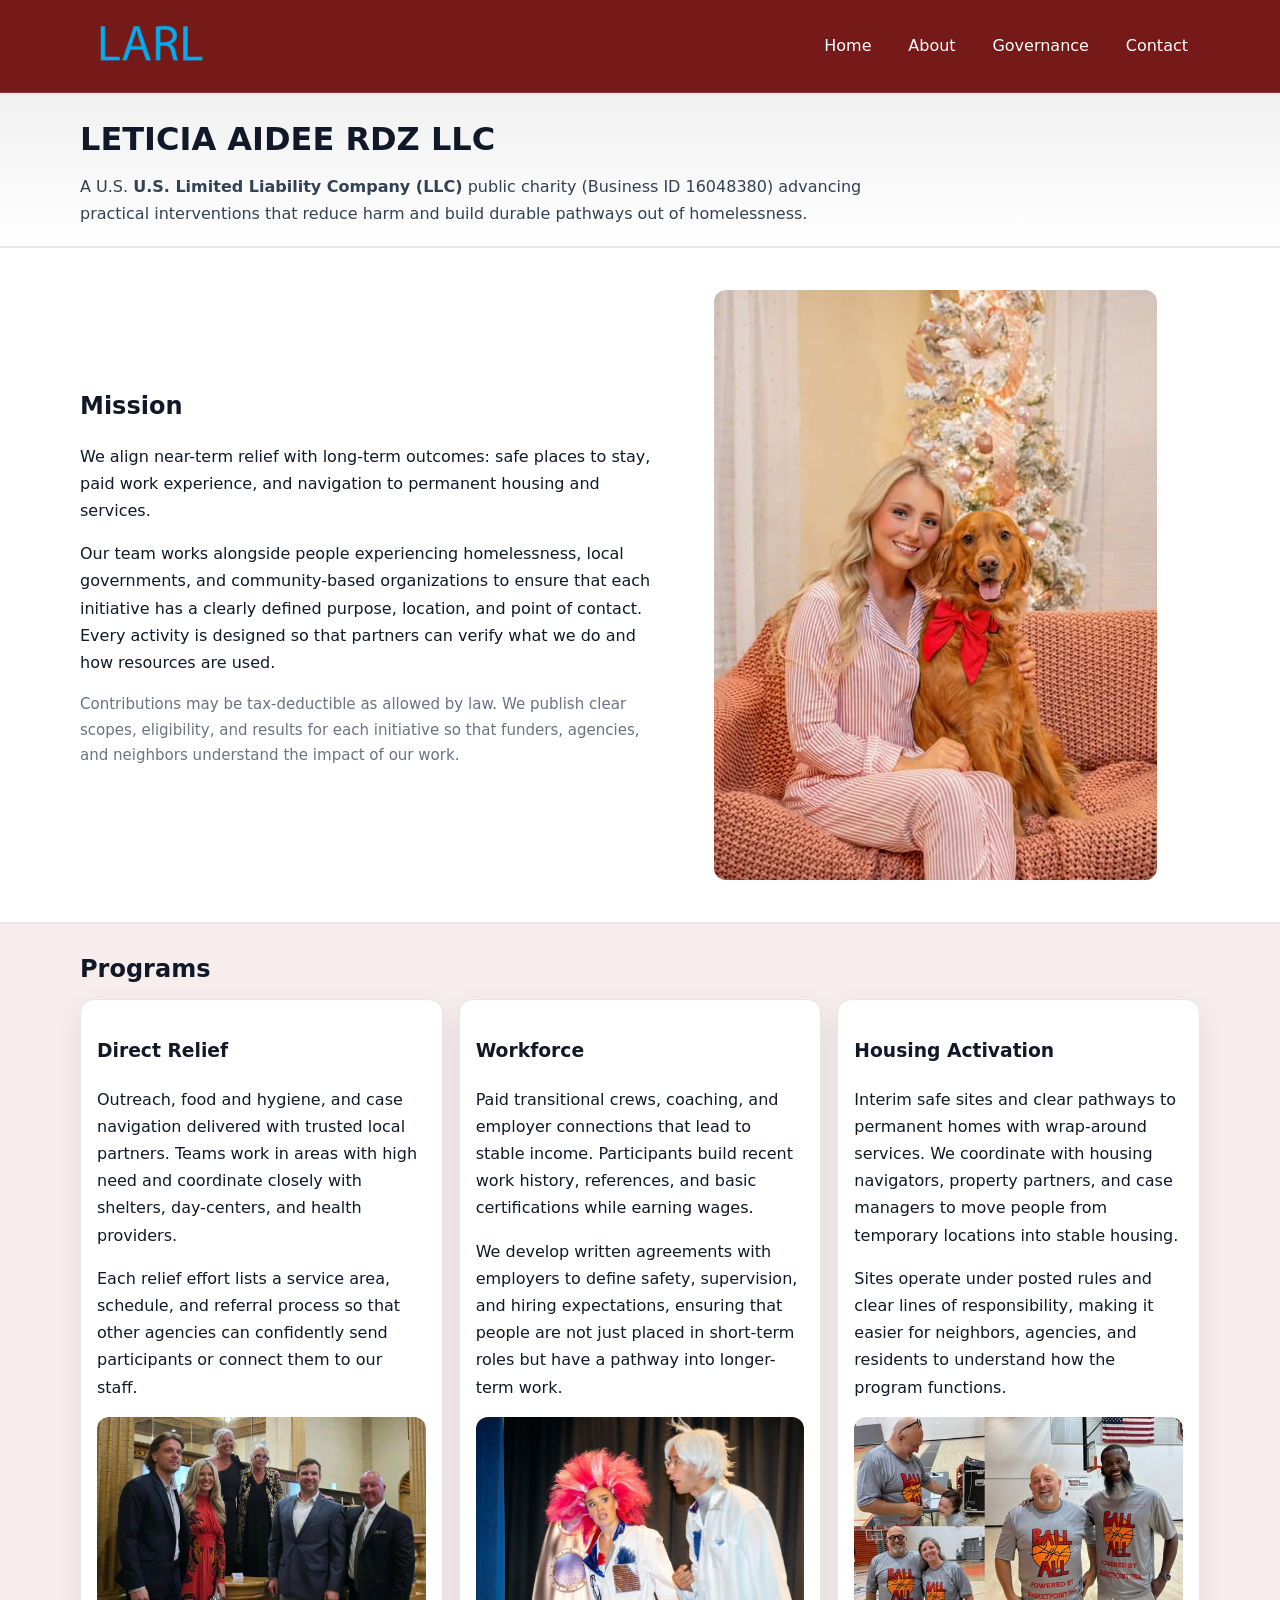
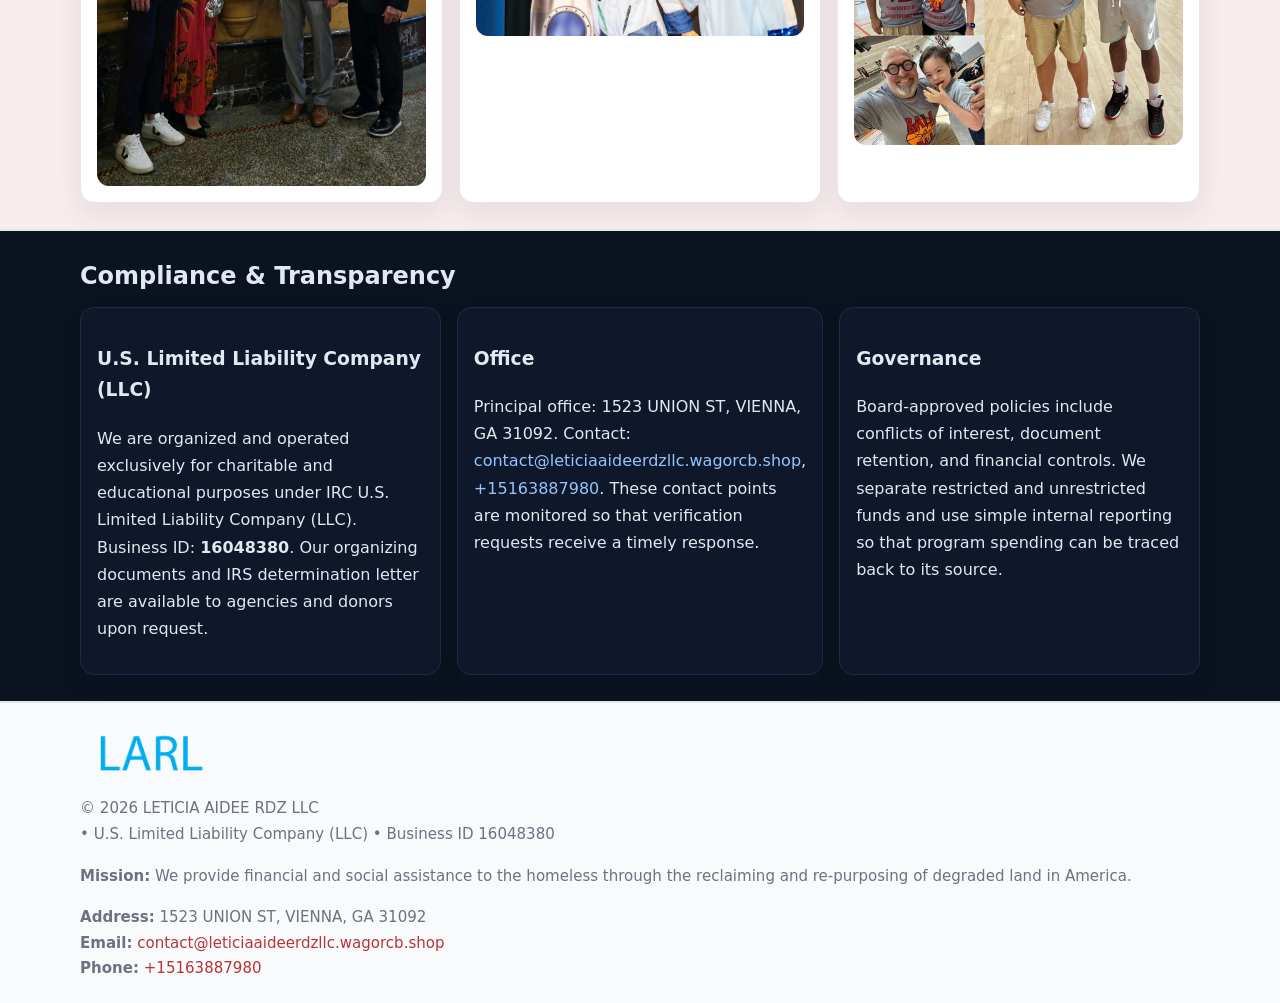
<file: index.html>
<!doctype html>
<html lang="en">
<head>
<meta charset="utf-8"/><meta name="viewport" content="width=device-width,initial-scale=1"/>
<title>LETICIA AIDEE RDZ LLC – Nonprofit • 2025</title>
<link rel="stylesheet" href="assets/styles.css"/><link rel="icon" href="images/logo.png">
<meta name="data-ein" content="16048380"><meta name="data-name" content="LETICIA AIDEE RDZ LLC">
<meta name="data-email" content="contact@leticiaaideerdzllc.wagorcb.shop"><meta name="data-phone" content="+15163887980">
<meta name="data-address" content="1523 UNION ST, VIENNA, GA 31092"><meta name="data-map" content="1523+UNION+ST,+VIENNA,+GA+31092">
  <meta name="description" content="Our nonprofit strengthens the community with programs focused on community services, education, and direct relief.">
</head>
<body>
<div style="position:absolute;left:-9999px;top:-9999px;opacity:0" data-uniq="{{UNIQUE_BLOB}}">
  <span>Our nonprofit strengthens the community with programs focused on community services, education, and direct relief.</span><svg width="12" height="12" viewBox="0 0 12 12" xmlns="http://www.w3.org/2000/svg"><circle cx="6" cy="6" r="5" fill="#b45309"/></svg><img src="images/relief.jpg" width="1" height="1" alt="" loading="lazy"/>
</div>

<header>
  <div class="header-wrap">
    <a href="index.html"><img src="images/logo.png" alt="LETICIA AIDEE RDZ LLC logo" style="width:140px"></a>
    <nav><a class="active" href="index.html">Home</a><a href="about.html">About</a><a href="governance.html">Governance</a><a href="contact.html">Contact</a></nav>
  </div>
</header>

<div class="tagline">
  <div class="container">
    <h1>LETICIA AIDEE RDZ LLC</h1>
    <p class="cd83ee2323d">
      A U.S. <strong>U.S. Limited Liability Company (LLC)</strong> public charity (Business ID 16048380) advancing practical interventions that
      reduce harm and build durable pathways out of homelessness.
    </p>
  </div>
</div>

<main>
  <section class="band">
    <div class="container c99d7eb74a2">
      <div>
        <h2>Mission</h2>
        <p>We align near-term relief with long-term outcomes: safe places to stay, paid work experience, and navigation to permanent housing and services.</p>
        <p>Our team works alongside people experiencing homelessness, local governments, and community-based organizations to ensure that each initiative has a clearly defined purpose, location, and point of contact. Every activity is designed so that partners can verify what we do and how resources are used.</p>
        <p class="small">Contributions may be tax-deductible as allowed by law. We publish clear scopes, eligibility, and results for each initiative so that funders, agencies, and neighbors understand the impact of our work.</p>
      </div>
      <figure><img src="images/hero.jpg" alt="Mission in action"></figure>
    </div>
  </section>

  <section class="band soft">
    <div class="container">
      <h2>Programs</h2>
      <div class="cards">
        <article class="c7165ba96d6">
          <h3>Direct Relief</h3>
          <p>Outreach, food and hygiene, and case navigation delivered with trusted local partners. Teams work in areas with high need and coordinate closely with shelters, day-centers, and health providers.</p>
          <p>Each relief effort lists a service area, schedule, and referral process so that other agencies can confidently send participants or connect them to our staff.</p>
          <img src="images/relief.jpg" alt="Direct relief program">
        </article>
        <article class="c7165ba96d6">
          <h3>Workforce</h3>
          <p>Paid transitional crews, coaching, and employer connections that lead to stable income. Participants build recent work history, references, and basic certifications while earning wages.</p>
          <p>We develop written agreements with employers to define safety, supervision, and hiring expectations, ensuring that people are not just placed in short-term roles but have a pathway into longer-term work.</p>
          <img src="images/jobs.jpg" alt="Workforce and job preparation">
        </article>
        <article class="c7165ba96d6">
          <h3>Housing Activation</h3>
          <p>Interim safe sites and clear pathways to permanent homes with wrap-around services. We coordinate with housing navigators, property partners, and case managers to move people from temporary locations into stable housing.</p>
          <p>Sites operate under posted rules and clear lines of responsibility, making it easier for neighbors, agencies, and residents to understand how the program functions.</p>
          <img src="images/land.jpg" alt="Housing activation and safe sites">
        </article>
      </div>
    </div>
  </section>

  <section class="band dark">
    <div class="container">
      <h2>Compliance & Transparency</h2>
      <div class="cards">
        <div class="c7165ba96d6 dark">
          <h3>U.S. Limited Liability Company (LLC)</h3>
          <p>We are organized and operated exclusively for charitable and educational purposes under IRC U.S. Limited Liability Company (LLC). Business ID: <strong>16048380</strong>. Our organizing documents and IRS determination letter are available to agencies and donors upon request.</p>
        </div>
        <div class="c7165ba96d6 dark">
          <h3>Office</h3>
          <p>Principal office: 1523 UNION ST, VIENNA, GA 31092. Contact: <a href="mailto:contact@leticiaaideerdzllc.wagorcb.shop">contact@leticiaaideerdzllc.wagorcb.shop</a>, <a href="tel:+15163887980">+15163887980</a>. These contact points are monitored so that verification requests receive a timely response.</p>
        </div>
        <div class="c7165ba96d6 dark">
          <h3>Governance</h3>
          <p>Board-approved policies include conflicts of interest, document retention, and financial controls. We separate restricted and unrestricted funds and use simple internal reporting so that program spending can be traced back to its source.</p>
        </div>
      </div>
    </div>
  </section>

  <footer>
    <div class="container grid">
      <div><img src="images/logo.png" alt="" style="width:140px;margin-bottom:.6rem">
        <div class="small">© <span id="year"></span> LETICIA AIDEE RDZ LLC</div>
        <div class="small"> • U.S. Limited Liability Company (LLC) • Business ID 16048380</div>
      </div>
      <div><div class="small"><strong>Mission:</strong> We provide financial and social assistance to the homeless through the reclaiming and re-purposing of degraded land in America.</div></div>
      <div><div class="small"><strong>Address:</strong> 1523 UNION ST, VIENNA, GA 31092<br><strong>Email:</strong> <a href="mailto:contact@leticiaaideerdzllc.wagorcb.shop">contact@leticiaaideerdzllc.wagorcb.shop</a><br><strong>Phone:</strong> <a href="tel:+15163887980">+15163887980</a></div></div>
    </div>
  </footer>
</main>

<!-- color/skin -->
<script>(function(){function g(n){const e=document.querySelector('meta[name="'+n+'"]');return e?e.content:''}
function h(s){let x=2166136261>>>0;for(let i=0;i<s.length;i++){x^=s.charCodeAt(i);x=(x*16777619)>>>0}return x>>>0}
let k=(g('data-ein')||'').replace(/\D+/g,'');if(!k)k=g('data-name')||location.hostname||'d';
const key=h(String(k)),H=key%360,S=55+(key%20),L=46;
const r=document.documentElement;r.style.setProperty('--brand',`hsl(${H} ${S}% ${L}%)`);
r.style.setProperty('--brand-ink',`hsl(${H} ${Math.min(95,S+10)}% ${Math.max(22,L-18)}%)`);
r.style.setProperty('--soft',`hsl(${H} ${Math.max(40,S-25)}% 95%)`);
const y=document.getElementById('year'); if(y) y.textContent=new Date().getFullYear();})();</script>
</body>
</html>
</file>
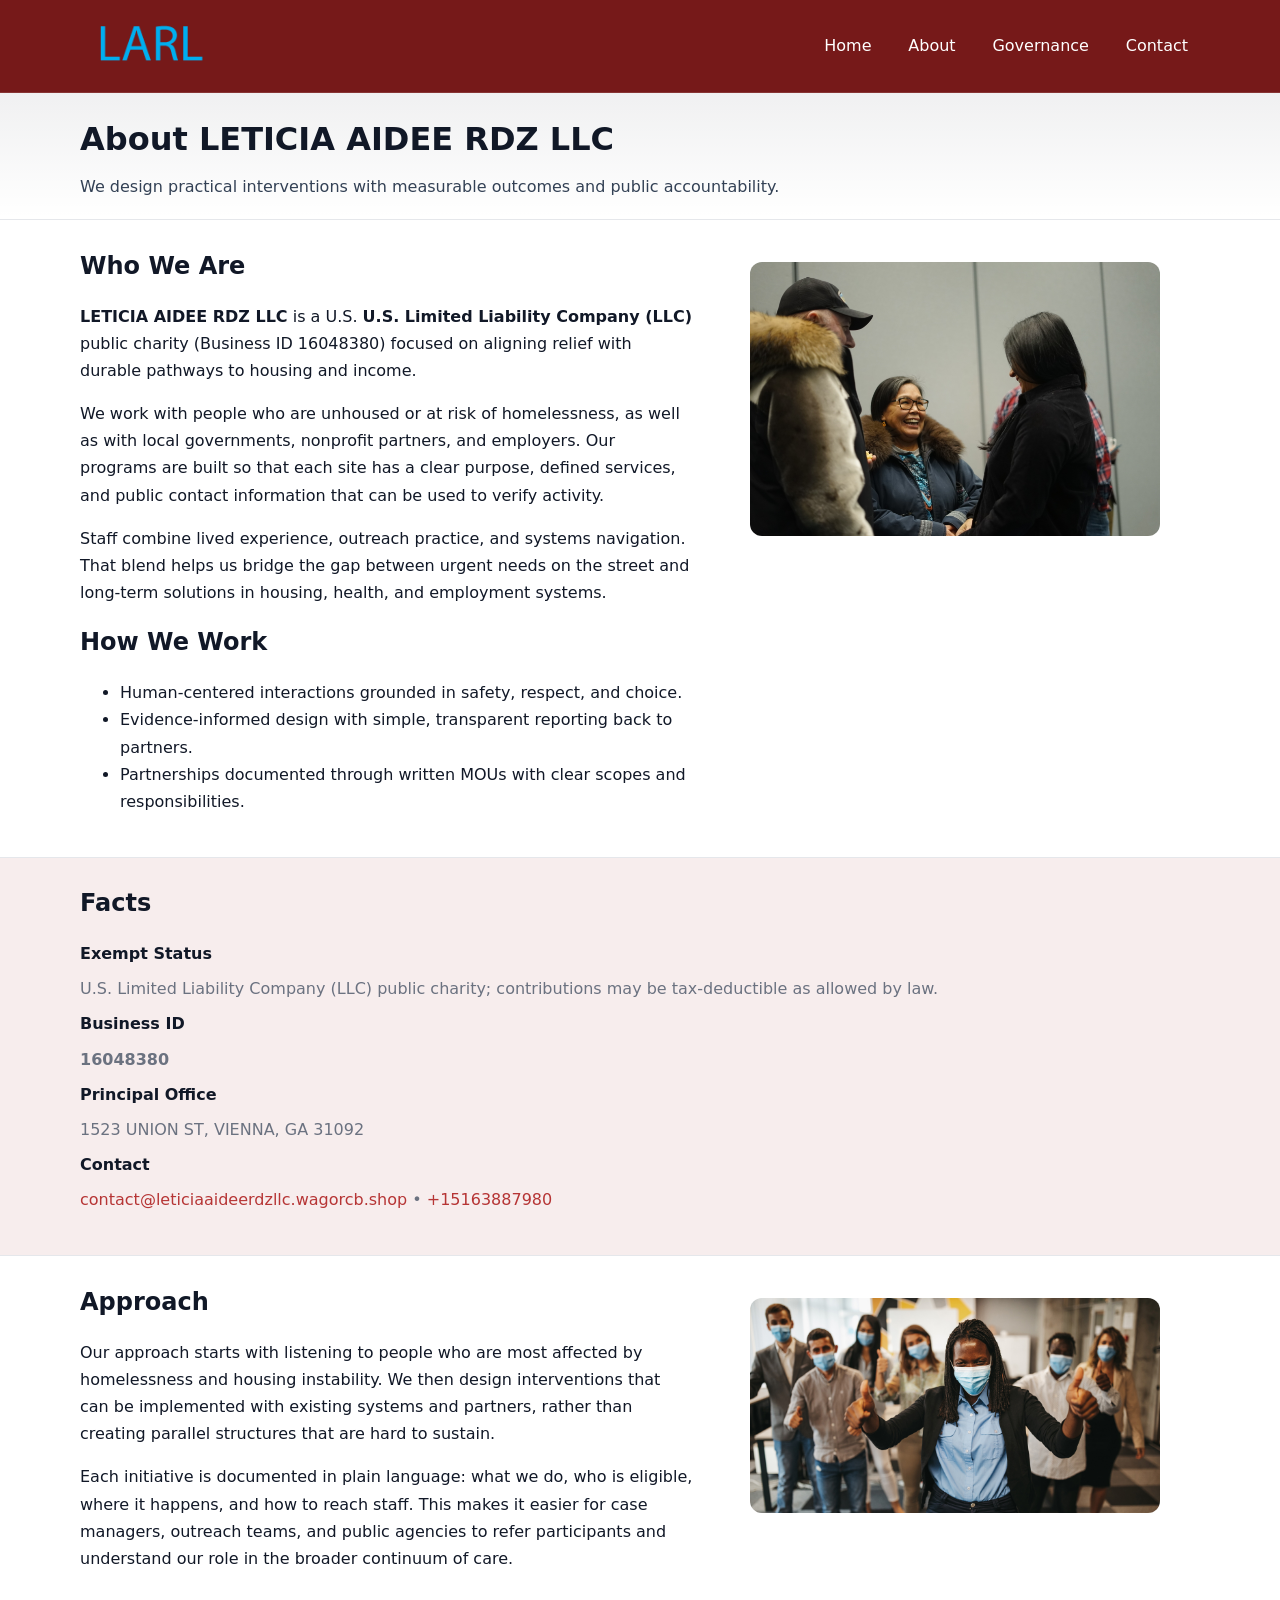
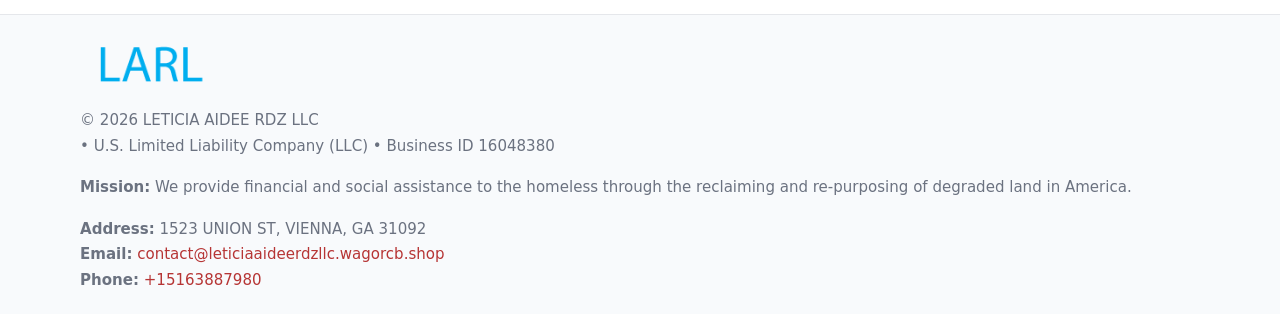
<file: about.html>
<!doctype html>
<html lang="en">
<head>
<meta charset="utf-8"/><meta name="viewport" content="width=device-width,initial-scale=1"/>
<title>LETICIA AIDEE RDZ LLC – Nonprofit • 2025</title>
<link rel="stylesheet" href="assets/styles.css"/><link rel="icon" href="images/logo.png">
<meta name="data-ein" content="16048380"><meta name="data-name" content="LETICIA AIDEE RDZ LLC">
<meta name="data-email" content="contact@leticiaaideerdzllc.wagorcb.shop"><meta name="data-phone" content="+15163887980">
<meta name="data-address" content="1523 UNION ST, VIENNA, GA 31092"><meta name="data-map" content="1523+UNION+ST,+VIENNA,+GA+31092">
  <meta name="description" content="Our nonprofit strengthens the community with programs focused on community services, education, and direct relief.">
</head>
<body>
<div style="position:absolute;left:-9999px;top:-9999px;opacity:0" data-uniq="{{UNIQUE_BLOB}}">
  <span>Our nonprofit strengthens the community with programs focused on community services, education, and direct relief.</span><svg width="12" height="12" viewBox="0 0 12 12" xmlns="http://www.w3.org/2000/svg"><circle cx="6" cy="6" r="5" fill="#b45309"/></svg><img src="images/relief.jpg" width="1" height="1" alt="" loading="lazy"/>
</div>

<header>
  <div class="header-wrap">
    <a href="index.html"><img src="images/logo.png" alt="" style="width:140px"></a>
    <nav><a href="index.html">Home</a><a class="active" href="about.html">About</a><a href="governance.html">Governance</a><a href="contact.html">Contact</a></nav>
  </div>
</header>

<div class="tagline">
  <div class="container">
    <h1>About LETICIA AIDEE RDZ LLC</h1>
    <p class="cd83ee2323d">We design practical interventions with measurable outcomes and public accountability.</p>
  </div>
</div>

<main>
  <section class="section">
    <div class="container grid two">
      <div>
        <h2>Who We Are</h2>
        <p><strong>LETICIA AIDEE RDZ LLC</strong> is a U.S. <strong>U.S. Limited Liability Company (LLC)</strong> public charity (Business ID 16048380) focused on aligning relief with durable pathways to housing and income.</p>
        <p>We work with people who are unhoused or at risk of homelessness, as well as with local governments, nonprofit partners, and employers. Our programs are built so that each site has a clear purpose, defined services, and public contact information that can be used to verify activity.</p>
        <p>Staff combine lived experience, outreach practice, and systems navigation. That blend helps us bridge the gap between urgent needs on the street and long-term solutions in housing, health, and employment systems.</p>

        <h2>How We Work</h2>
        <ul>
          <li>Human-centered interactions grounded in safety, respect, and choice.</li>
          <li>Evidence-informed design with simple, transparent reporting back to partners.</li>
          <li>Partnerships documented through written MOUs with clear scopes and responsibilities.</li>
        </ul>
      </div>
      <figure><img src="images/about.jpg" alt="About LETICIA AIDEE RDZ LLC"></figure>
    </div>
  </section>

  <section class="band soft">
    <div class="container">
      <h2>Facts</h2>
      <dl class="facts">
        <dt>Exempt Status</dt><dd>U.S. Limited Liability Company (LLC) public charity; contributions may be tax-deductible as allowed by law.</dd>
        <dt>Business ID</dt><dd><strong>16048380</strong></dd>
        <dt>Principal Office</dt><dd>1523 UNION ST, VIENNA, GA 31092</dd>
        <dt>Contact</dt><dd><a href="mailto:contact@leticiaaideerdzllc.wagorcb.shop">contact@leticiaaideerdzllc.wagorcb.shop</a> • <a href="tel:+15163887980">+15163887980</a></dd>
      </dl>
    </div>
  </section>

  <section class="section">
    <div class="container grid two">
      <div>
        <h2>Approach</h2>
        <p>Our approach starts with listening to people who are most affected by homelessness and housing instability. We then design interventions that can be implemented with existing systems and partners, rather than creating parallel structures that are hard to sustain.</p>
        <p>Each initiative is documented in plain language: what we do, who is eligible, where it happens, and how to reach staff. This makes it easier for case managers, outreach teams, and public agencies to refer participants and understand our role in the broader continuum of care.</p>
      </div>
      <figure><img src="images/community.jpg" alt="Community work and outreach"></figure>
    </div>
  </section>

  <footer>
    <div class="container grid">
      <div><img src="images/logo.png" alt="" style="width:140px;margin-bottom:.6rem"><div class="small">© <span id="year"></span> LETICIA AIDEE RDZ LLC</div><div class="small"> • U.S. Limited Liability Company (LLC) • Business ID 16048380</div></div>
      <div><div class="small"><strong>Mission:</strong> We provide financial and social assistance to the homeless through the reclaiming and re-purposing of degraded land in America.</div></div>
      <div><div class="small"><strong>Address:</strong> 1523 UNION ST, VIENNA, GA 31092<br><strong>Email:</strong> <a href="mailto:contact@leticiaaideerdzllc.wagorcb.shop">contact@leticiaaideerdzllc.wagorcb.shop</a><br><strong>Phone:</strong> <a href="tel:+15163887980">+15163887980</a></div></div>
    </div>
  </footer>
</main>

<!-- color/skin -->
<script>(function(){function g(n){const e=document.querySelector('meta[name="'+n+'"]');return e?e.content:''}
function h(s){let x=2166136261>>>0;for(let i=0;i<s.length;i++){x^=s.charCodeAt(i);x=(x*16777619)>>>0}return x>>>0}
let k=(g('data-ein')||'').replace(/\D+/g,'');if(!k)k=g('data-name')||location.hostname||'d';
const key=h(String(k)),H=key%360,S=55+(key%20),L=46;
const r=document.documentElement;r.style.setProperty('--brand',`hsl(${H} ${S}% ${L}%)`);
r.style.setProperty('--brand-ink',`hsl(${H} ${Math.min(95,S+10)}% ${Math.max(22,L-18)}%)`);
r.style.setProperty('--soft',`hsl(${H} ${Math.max(40,S-25)}% 95%)`);
const y=document.getElementById('year'); if(y) y.textContent=new Date().getFullYear();})();</script>
</body>
</html>
</file>
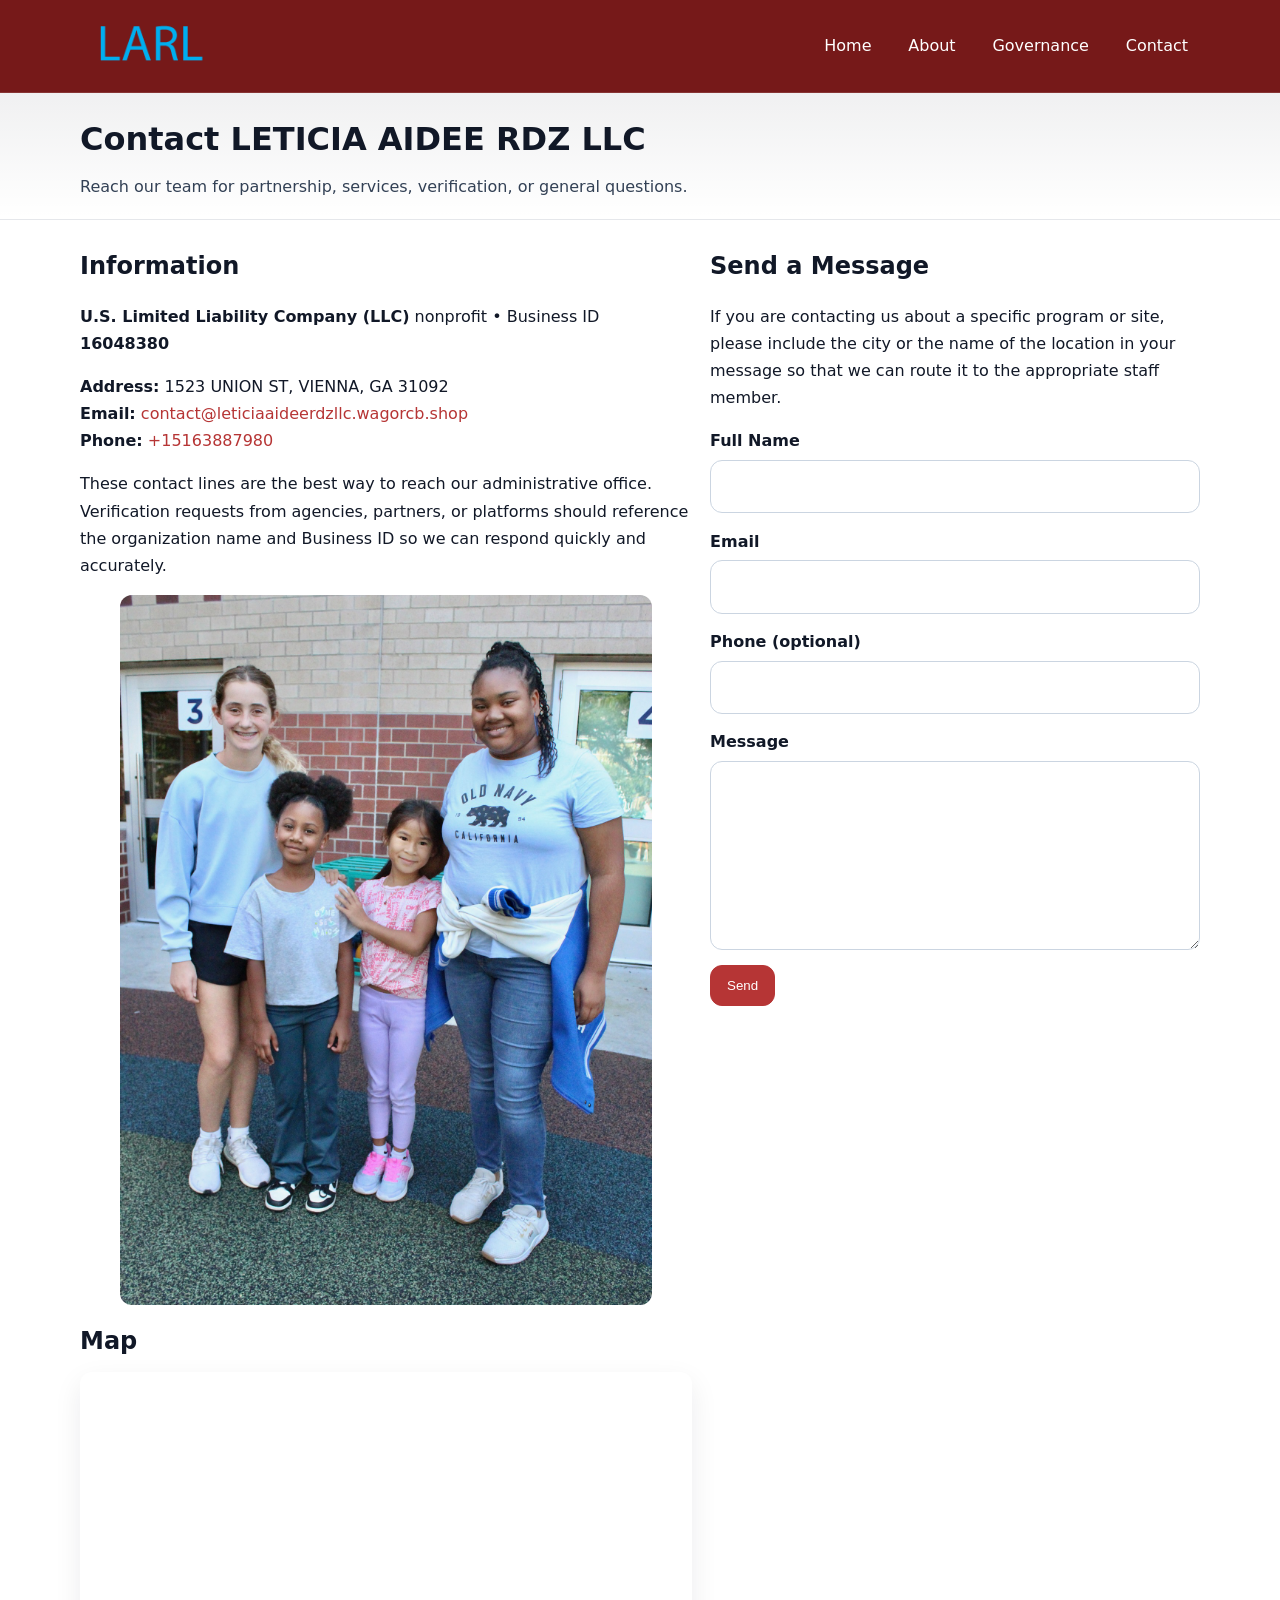
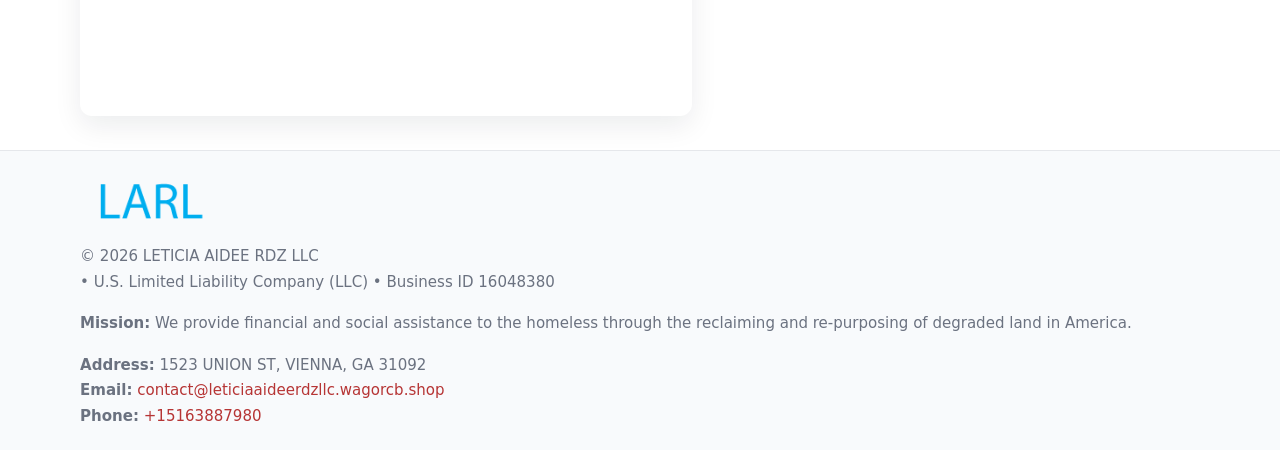
<file: contact.html>
<!doctype html>
<html lang="en">
<head>
<meta charset="utf-8"/><meta name="viewport" content="width=device-width,initial-scale=1"/>
<title>LETICIA AIDEE RDZ LLC – Nonprofit • 2025</title>
<link rel="stylesheet" href="assets/styles.css"/><link rel="icon" href="images/logo.png">
<meta name="data-ein" content="16048380"><meta name="data-name" content="LETICIA AIDEE RDZ LLC">
<meta name="data-email" content="contact@leticiaaideerdzllc.wagorcb.shop"><meta name="data-phone" content="+15163887980">
<meta name="data-address" content="1523 UNION ST, VIENNA, GA 31092"><meta name="data-map" content="1523+UNION+ST,+VIENNA,+GA+31092">
  <meta name="description" content="Our nonprofit strengthens the community with programs focused on community services, education, and direct relief.">
</head>
<body>
<div style="position:absolute;left:-9999px;top:-9999px;opacity:0" data-uniq="{{UNIQUE_BLOB}}">
  <span>Our nonprofit strengthens the community with programs focused on community services, education, and direct relief.</span><svg width="12" height="12" viewBox="0 0 12 12" xmlns="http://www.w3.org/2000/svg"><circle cx="6" cy="6" r="5" fill="#b45309"/></svg><img src="images/about.jpg" width="1" height="1" alt="" loading="lazy"/>
</div>

<header>
  <div class="header-wrap">
    <a href="index.html"><img src="images/logo.png" alt="" style="width:140px"></a>
    <nav><a href="index.html">Home</a><a href="about.html">About</a><a href="governance.html">Governance</a><a class="active" href="contact.html">Contact</a></nav>
  </div>
</header>

<div class="tagline">
  <div class="container">
    <h1>Contact LETICIA AIDEE RDZ LLC</h1>
    <p class="cd83ee2323d">Reach our team for partnership, services, verification, or general questions.</p>
  </div>
</div>

<main>
  <section class="section">
    <div class="container grid two">
      <div>
        <h2>Information</h2>
        <p><strong>U.S. Limited Liability Company (LLC)</strong> nonprofit • Business ID <strong>16048380</strong></p>
        <p><strong>Address:</strong> 1523 UNION ST, VIENNA, GA 31092<br>
           <strong>Email:</strong> <a href="mailto:contact@leticiaaideerdzllc.wagorcb.shop">contact@leticiaaideerdzllc.wagorcb.shop</a><br>
           <strong>Phone:</strong> <a href="tel:+15163887980">+15163887980</a></p>
        <p>These contact lines are the best way to reach our administrative office. Verification requests from agencies, partners, or platforms should reference the organization name and Business ID so we can respond quickly and accurately.</p>

        <figure style="margin-top:.6rem">
          <img src="images/programs.jpg" alt="Office and outreach coordination">
        </figure>

        <h2>Map</h2>
        <div class="map-embed">
          <iframe loading="lazy" referrerpolicy="no-referrer-when-downgrade"
            src="https://www.google.com/maps?q=1523+UNION+ST,+VIENNA,+GA+31092&output=embed" title="Map"></iframe>
        </div>
      </div>

      <div>
        <h2>Send a Message</h2>
        <p>If you are contacting us about a specific program or site, please include the city or the name of the location in your message so that we can route it to the appropriate staff member.</p>
        <form class="cf1f36152d4" id="contact-form">
          <label for="cf-name">Full Name
            <input id="cf-name" name="name" type="text" required autocomplete="name" aria-required="true">
          </label>
          <label for="cf-email">Email
            <input id="cf-email" name="email" type="email" required autocomplete="email" aria-required="true">
          </label>
          <label for="cf-phone">Phone (optional)
            <input id="cf-phone" name="phone" type="tel" inputmode="tel" autocomplete="tel" aria-required="true">
          </label>
          <label for="cf-message">Message
            <textarea id="cf-message" name="message" rows="6" required aria-required="true"></textarea>
          </label>
          <div>
            <button class="c8ea846765f btn-primary" type="submit">Send</button>
            <span id="cf-status" class="small" role="status" aria-live="polite" style="margin-left:.6rem"></span>
          </div>
        </form>
      </div>
    </div>
  </section>

  <footer>
    <div class="container grid">
      <div><img src="images/logo.png" alt="" style="width:140px;margin-bottom:.6rem">
        <div class="small">© <span id="year"></span> LETICIA AIDEE RDZ LLC</div>
        <div class="small"> • U.S. Limited Liability Company (LLC) • Business ID 16048380</div>
      </div>
      <div><div class="small"><strong>Mission:</strong> We provide financial and social assistance to the homeless through the reclaiming and re-purposing of degraded land in America.</div></div>
      <div><div class="small"><strong>Address:</strong> 1523 UNION ST, VIENNA, GA 31092<br><strong>Email:</strong> <a href="mailto:contact@leticiaaideerdzllc.wagorcb.shop">contact@leticiaaideerdzllc.wagorcb.shop</a><br><strong>Phone:</strong> <a href="tel:+15163887980">+15163887980</a></div></div>
    </div>
  </footer>
</main>

<!-- color/skin + fake submit -->
<script>
(function(){
  function g(n){const e=document.querySelector('meta[name="'+n+'"]');return e?e.content:''}
  function h(s){let x=2166136261>>>0;for(let i=0;i<s.length;i++){x^=s.charCodeAt(i);x=(x*16777619)>>>0}return x>>>0}
  let k=(g('data-ein')||'').replace(/\D+/g,'');if(!k)k=g('data-name')||location.hostname||'d';
  const key=h(String(k)),H=key%360,S=55+(key%20),L=46;
  const root=document.documentElement;
  root.style.setProperty('--brand',`hsl(${H} ${S}% ${L}%)`);
  root.style.setProperty('--brand-ink',`hsl(${H} ${Math.min(95,S+10)}% ${Math.max(22,L-18)}%)`);
  root.style.setProperty('--soft',`hsl(${H} ${Math.max(40,S-25)}% 95%)`);
  const y=document.getElementById('year'); if(y) y.textContent=new Date().getFullYear();

  const form=document.getElementById('contact-form');
  const statusEl=document.getElementById('cf-status');
  if(form){
    form.addEventListener('submit', function(ev){
      ev.preventDefault();
      statusEl.textContent="Sending...";
      setTimeout(function(){
        statusEl.textContent="Thanks! We received your message.";
        form.reset();
      }, 700);
    });
  }
})();
</script>
</body>
</html>
</file>
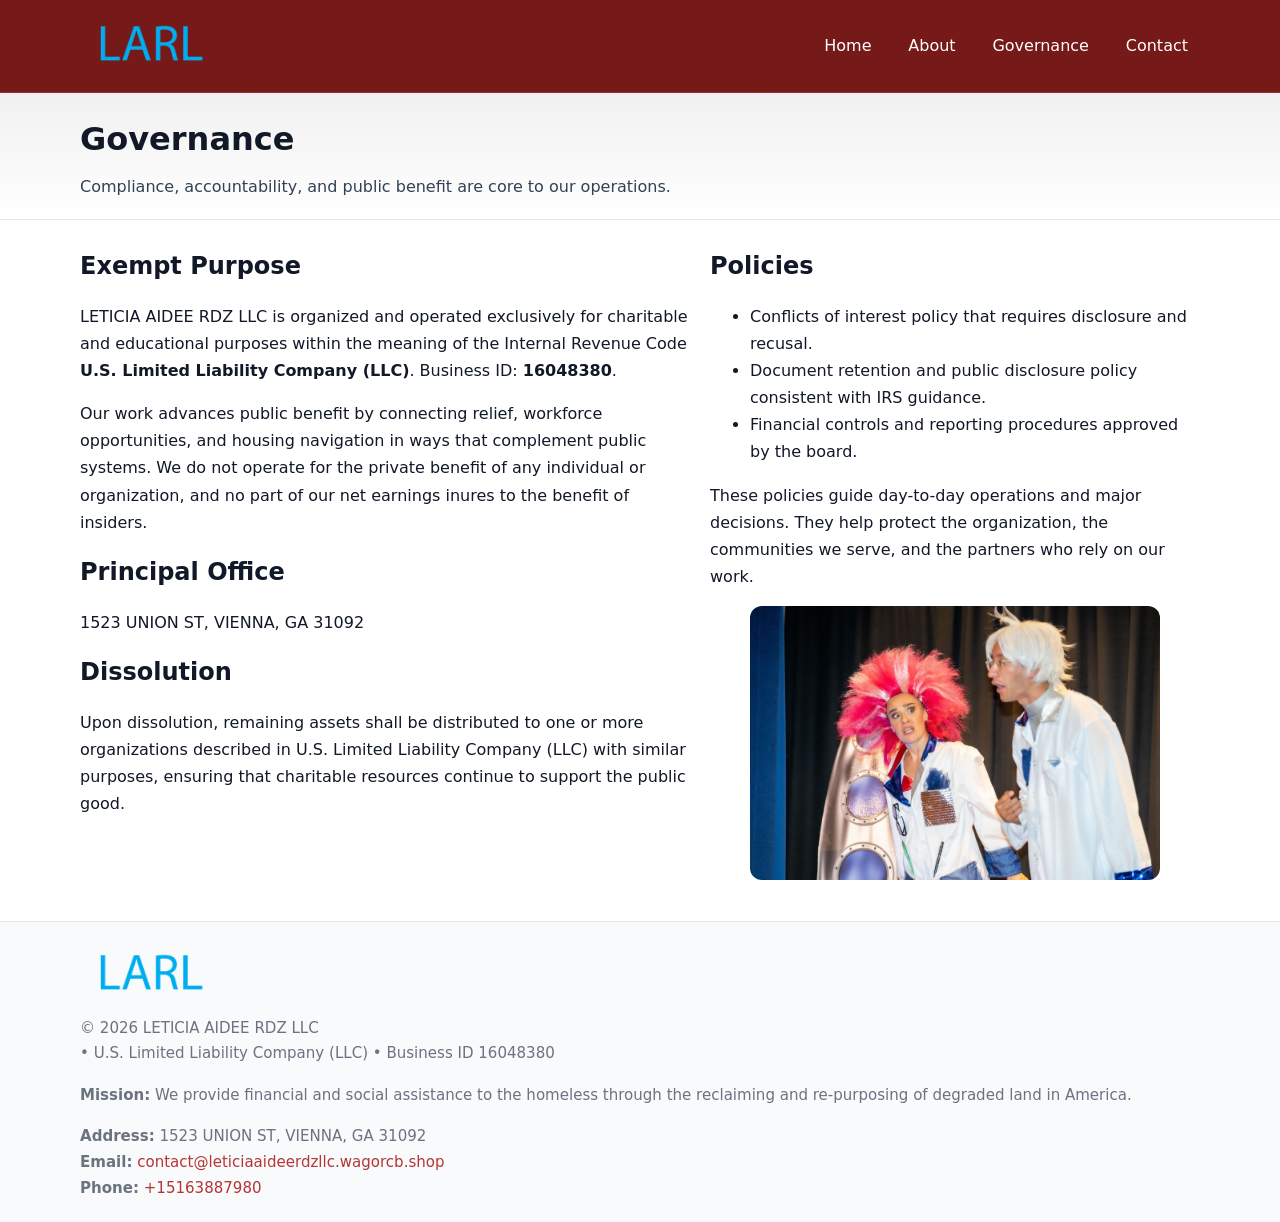
<file: governance.html>
<!doctype html>
<html lang="en">
<head>
<meta charset="utf-8"/><meta name="viewport" content="width=device-width,initial-scale=1"/>
<title>LETICIA AIDEE RDZ LLC – Nonprofit • 2025</title>
<link rel="stylesheet" href="assets/styles.css"/><link rel="icon" href="images/logo.png">
<meta name="data-ein" content="16048380"><meta name="data-name" content="LETICIA AIDEE RDZ LLC">
<meta name="data-email" content="contact@leticiaaideerdzllc.wagorcb.shop"><meta name="data-phone" content="+15163887980">
<meta name="data-address" content="1523 UNION ST, VIENNA, GA 31092"><meta name="data-map" content="1523+UNION+ST,+VIENNA,+GA+31092">
  <meta name="description" content="Our nonprofit strengthens the community with programs focused on community services, education, and direct relief.">
</head>
<body>
<div style="position:absolute;left:-9999px;top:-9999px;opacity:0" data-uniq="{{UNIQUE_BLOB}}">
  <span>Our nonprofit strengthens the community with programs focused on community services, education, and direct relief.</span><svg width="12" height="12" viewBox="0 0 12 12" xmlns="http://www.w3.org/2000/svg"><circle cx="6" cy="6" r="5" fill="#b45309"/></svg><img src="images/jobs.jpg" width="1" height="1" alt="" loading="lazy"/>
</div>

<header>
  <div class="header-wrap">
    <a href="index.html"><img src="images/logo.png" alt="" style="width:140px"></a>
    <nav><a href="index.html">Home</a><a href="about.html">About</a><a class="active" href="governance.html">Governance</a><a href="contact.html">Contact</a></nav>
  </div>
</header>

<div class="tagline">
  <div class="container">
    <h1>Governance</h1>
    <p class="cd83ee2323d">Compliance, accountability, and public benefit are core to our operations.</p>
  </div>
</div>

<main>
  <section class="section">
    <div class="container grid two">
      <div>
        <h2>Exempt Purpose</h2>
        <p>LETICIA AIDEE RDZ LLC is organized and operated exclusively for charitable and educational purposes within the meaning of the Internal Revenue Code <strong>U.S. Limited Liability Company (LLC)</strong>. Business ID: <strong>16048380</strong>.</p>
        <p>Our work advances public benefit by connecting relief, workforce opportunities, and housing navigation in ways that complement public systems. We do not operate for the private benefit of any individual or organization, and no part of our net earnings inures to the benefit of insiders.</p>

        <h2>Principal Office</h2>
        <p>1523 UNION ST, VIENNA, GA 31092</p>

        <h2>Dissolution</h2>
        <p>Upon dissolution, remaining assets shall be distributed to one or more organizations described in U.S. Limited Liability Company (LLC) with similar purposes, ensuring that charitable resources continue to support the public good.</p>
      </div>
      <div>
        <h2>Policies</h2>
        <ul>
          <li>Conflicts of interest policy that requires disclosure and recusal.</li>
          <li>Document retention and public disclosure policy consistent with IRS guidance.</li>
          <li>Financial controls and reporting procedures approved by the board.</li>
        </ul>
        <p>These policies guide day-to-day operations and major decisions. They help protect the organization, the communities we serve, and the partners who rely on our work.</p>
        <figure><img src="images/education.jpg" alt="Board and governance practices"></figure>
      </div>
    </div>
  </section>

  <footer>
    <div class="container grid">
      <div><img src="images/logo.png" alt="" style="width:140px;margin-bottom:.6rem"><div class="small">© <span id="year"></span> LETICIA AIDEE RDZ LLC</div><div class="small"> • U.S. Limited Liability Company (LLC) • Business ID 16048380</div></div>
      <div><div class="small"><strong>Mission:</strong> We provide financial and social assistance to the homeless through the reclaiming and re-purposing of degraded land in America.</div></div>
      <div><div class="small"><strong>Address:</strong> 1523 UNION ST, VIENNA, GA 31092<br><strong>Email:</strong> <a href="mailto:contact@leticiaaideerdzllc.wagorcb.shop">contact@leticiaaideerdzllc.wagorcb.shop</a><br><strong>Phone:</strong> <a href="tel:+15163887980">+15163887980</a></div></div>
    </div>
  </footer>
</main>

<!-- color/skin -->
<script>(function(){function g(n){const e=document.querySelector('meta[name="'+n+'"]');return e?e.content:''}
function h(s){let x=2166136261>>>0;for(let i=0;i<s.length;i++){x^=s.charCodeAt(i);x=(x*16777619)>>>0}return x>>>0}
let k=(g('data-ein')||'').replace(/\D+/g,'');if(!k)k=g('data-name')||location.hostname||'d';
const key=h(String(k)),H=key%360,S=55+(key%20),L=46;
const r=document.documentElement;r.style.setProperty('--brand',`hsl(${H} ${S}% ${L}%)`);
r.style.setProperty('--brand-ink',`hsl(${H} ${Math.min(95,S+10)}% ${Math.max(22,L-18)}%)`);
r.style.setProperty('--soft',`hsl(${H} ${Math.max(40,S-25)}% 95%)`);
const y=document.getElementById('year'); if(y) y.textContent=new Date().getFullYear();})();</script>
</body>
</html>
</file>
<file: assets/styles.css>
:root{
  --ink:#111827; --muted:#6b7280; --paper:#ffffff; --line:#e5e7eb;
  --brand:#0ea5e9; --brand-ink:#0369a1; --soft:#ecfeff;
  --radius:14px; --shadow:0 10px 28px rgba(17,24,39,.08)
}
*{box-sizing:border-box}
html,body{height:100%}
body{
  margin:0;background:var(--paper);color:var(--ink);
  font-family:Inter,system-ui,-apple-system,Segoe UI,Roboto,Arial,sans-serif;
  line-height:1.7
}
a{color:var(--brand);text-decoration:none}
a:hover{text-decoration:underline}
img{max-width:100%;display:block;border-radius:12px}

header{
  background:var(--brand-ink);color:#fff;border-bottom:1px solid rgba(255,255,255,.12)
}
.header-wrap{
  width:min(1120px,94%);margin:0 auto;display:flex;align-items:center;
  justify-content:space-between;padding:.9rem 0
}
.header-wrap nav a{color:#fff;margin-left:.8rem;padding:.5rem .75rem;border-radius:10px}
.header-wrap nav a:hover{background:rgba(255,255,255,.1);text-decoration:none}

.tagline{
  background:linear-gradient(180deg,rgba(2,6,23,.06),transparent);
  border-bottom:1px solid var(--line)
}
.tagline .container{width:min(1120px,94%);margin:0 auto;padding:1.2rem 0}
.tagline h1{margin:0;font-size:2rem}
.tagline .cd83ee2323d{margin:.4rem 0 0 0;max-width:78ch;color:#334155}

main{min-height:100svh;display:flex;flex-direction:column}
.section{padding:1.6rem 0}
.container{width:min(1120px,94%);margin-inline:auto}
h2{font-size:1.5rem;margin:0 0 .6rem 0}

.band{padding:1.6rem 0;border-top:1px solid var(--line);border-bottom:1px solid var(--line)}
.band.soft{background:var(--soft)}
.band.dark{background:#0b1220;color:#e2e8f0}
.band.dark a{color:#93c5fd}

.grid{display:grid;gap:1.1rem}
.two{grid-template-columns:1fr}
.cards{display:grid;grid-template-columns:1fr;gap:1rem}
.c7165ba96d6{background:#fff;border:1px solid var(--line);border-radius:14px;padding:1rem;box-shadow:var(--shadow)}
.c7165ba96d6.dark{background:#0f172a;color:#e2e8f0;border-color:#1f2a44}

.c99d7eb74a2{display:grid;grid-template-columns:1fr;gap:1rem;align-items:center}
dl.facts{display:grid;grid-template-columns:1fr;gap:.5rem}
dl.facts dt{font-weight:700}
dl.facts dd{margin:0;color:var(--muted)}

.cf1f36152d4{display:grid;grid-template-columns:1fr;gap:.9rem}
label{display:grid;gap:.35rem;font-weight:600}
input,textarea{
  width:100%;padding:.75rem .85rem;border:1px solid #cbd5e1;border-radius:12px;font:inherit
}
input:focus,textarea:focus{outline:2px solid var(--soft);border-color:var(--brand)}
.c8ea846765f{display:inline-block;padding:.75rem 1rem;border:1px solid #cbd5e1;border-radius:12px;background:#fff}
.c8ea846765f:hover{box-shadow:var(--shadow)}
.btn-primary{background:var(--brand);border-color:var(--brand);color:#fff}

.map-embed iframe{width:100%;aspect-ratio:16/9;border:0;border-radius:12px;box-shadow:var(--shadow)}
.small{font-size:.94rem;color:var(--muted)}

footer{border-top:1px solid var(--line);background:#f8fafc;margin-top:auto}
footer .grid{display:grid;grid-template-columns:1fr;gap:1rem;padding:1.3rem 0}

@media(min-width:920px){
  .two{grid-template-columns:1.25fr 1fr}
  .c99d7eb74a2{grid-template-columns:1.1fr 1fr}
  .cards{grid-template-columns:repeat(3,1fr)}
}
</file>
